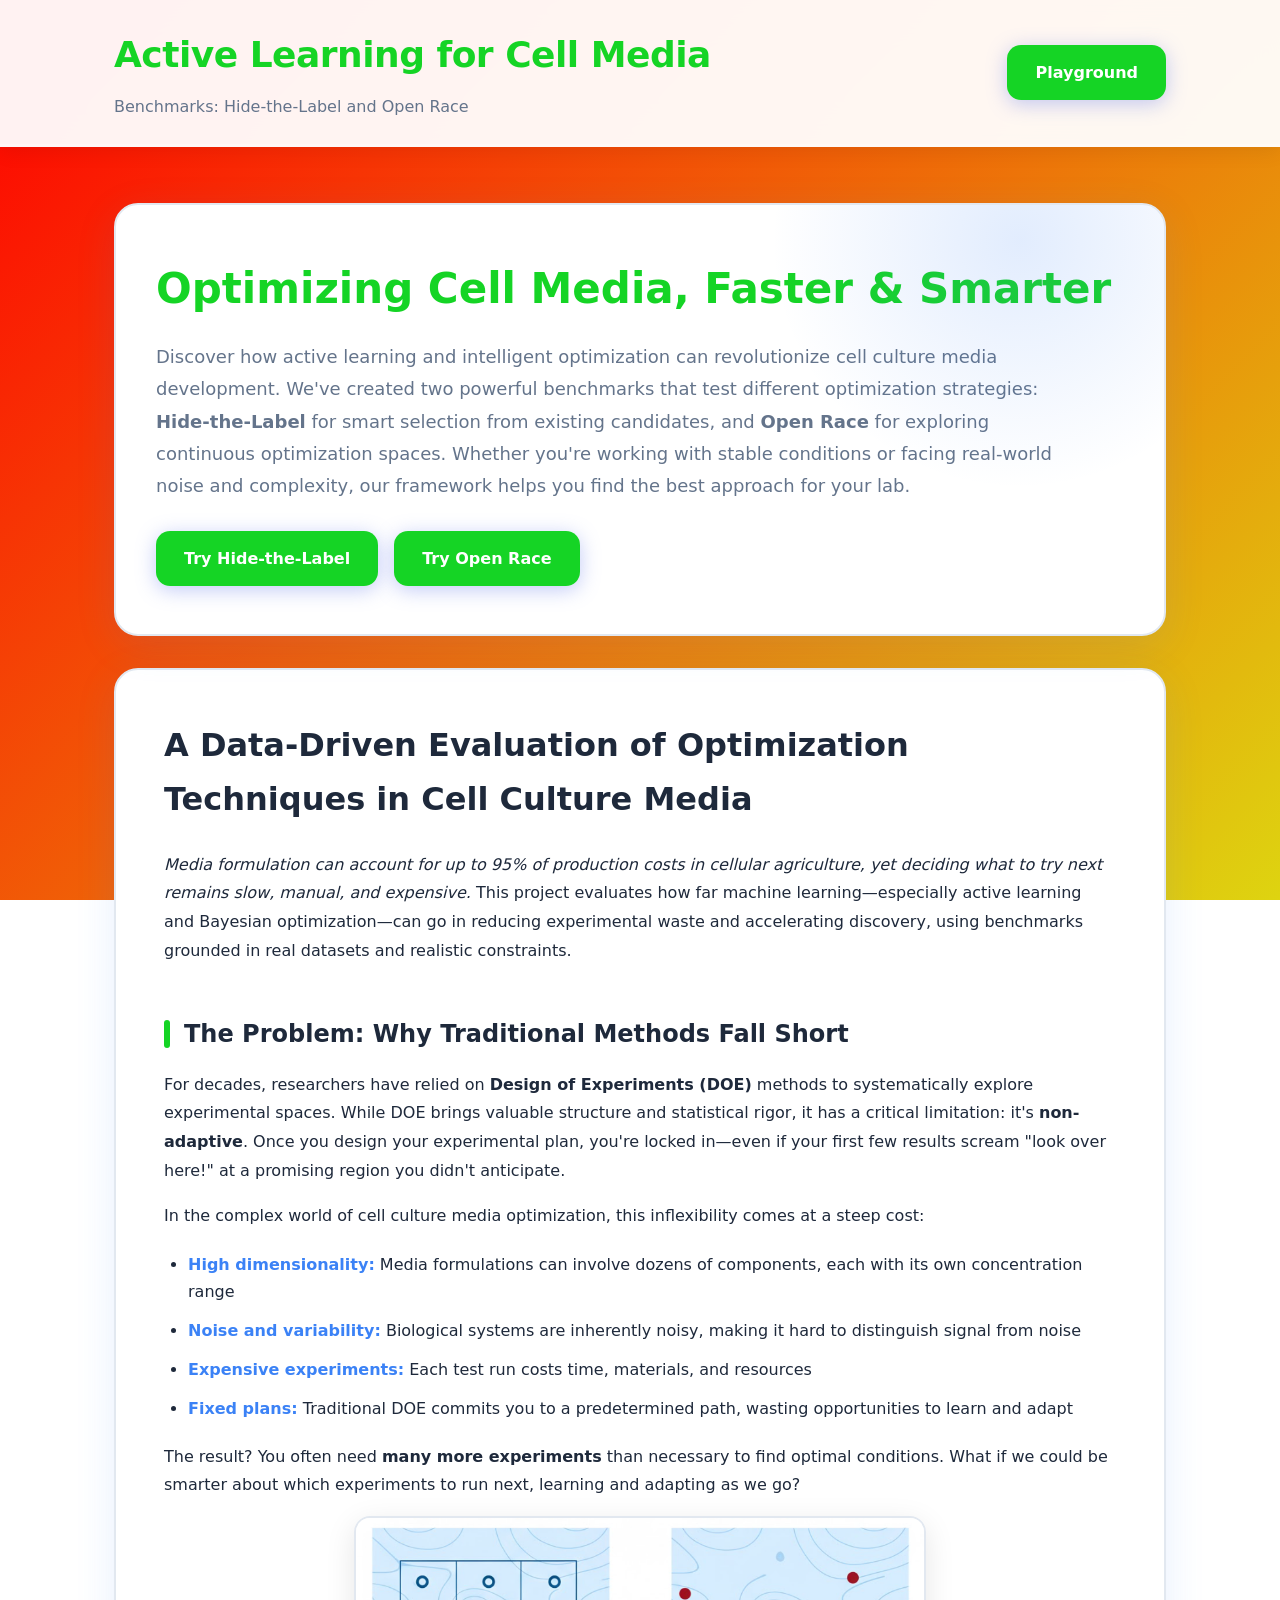
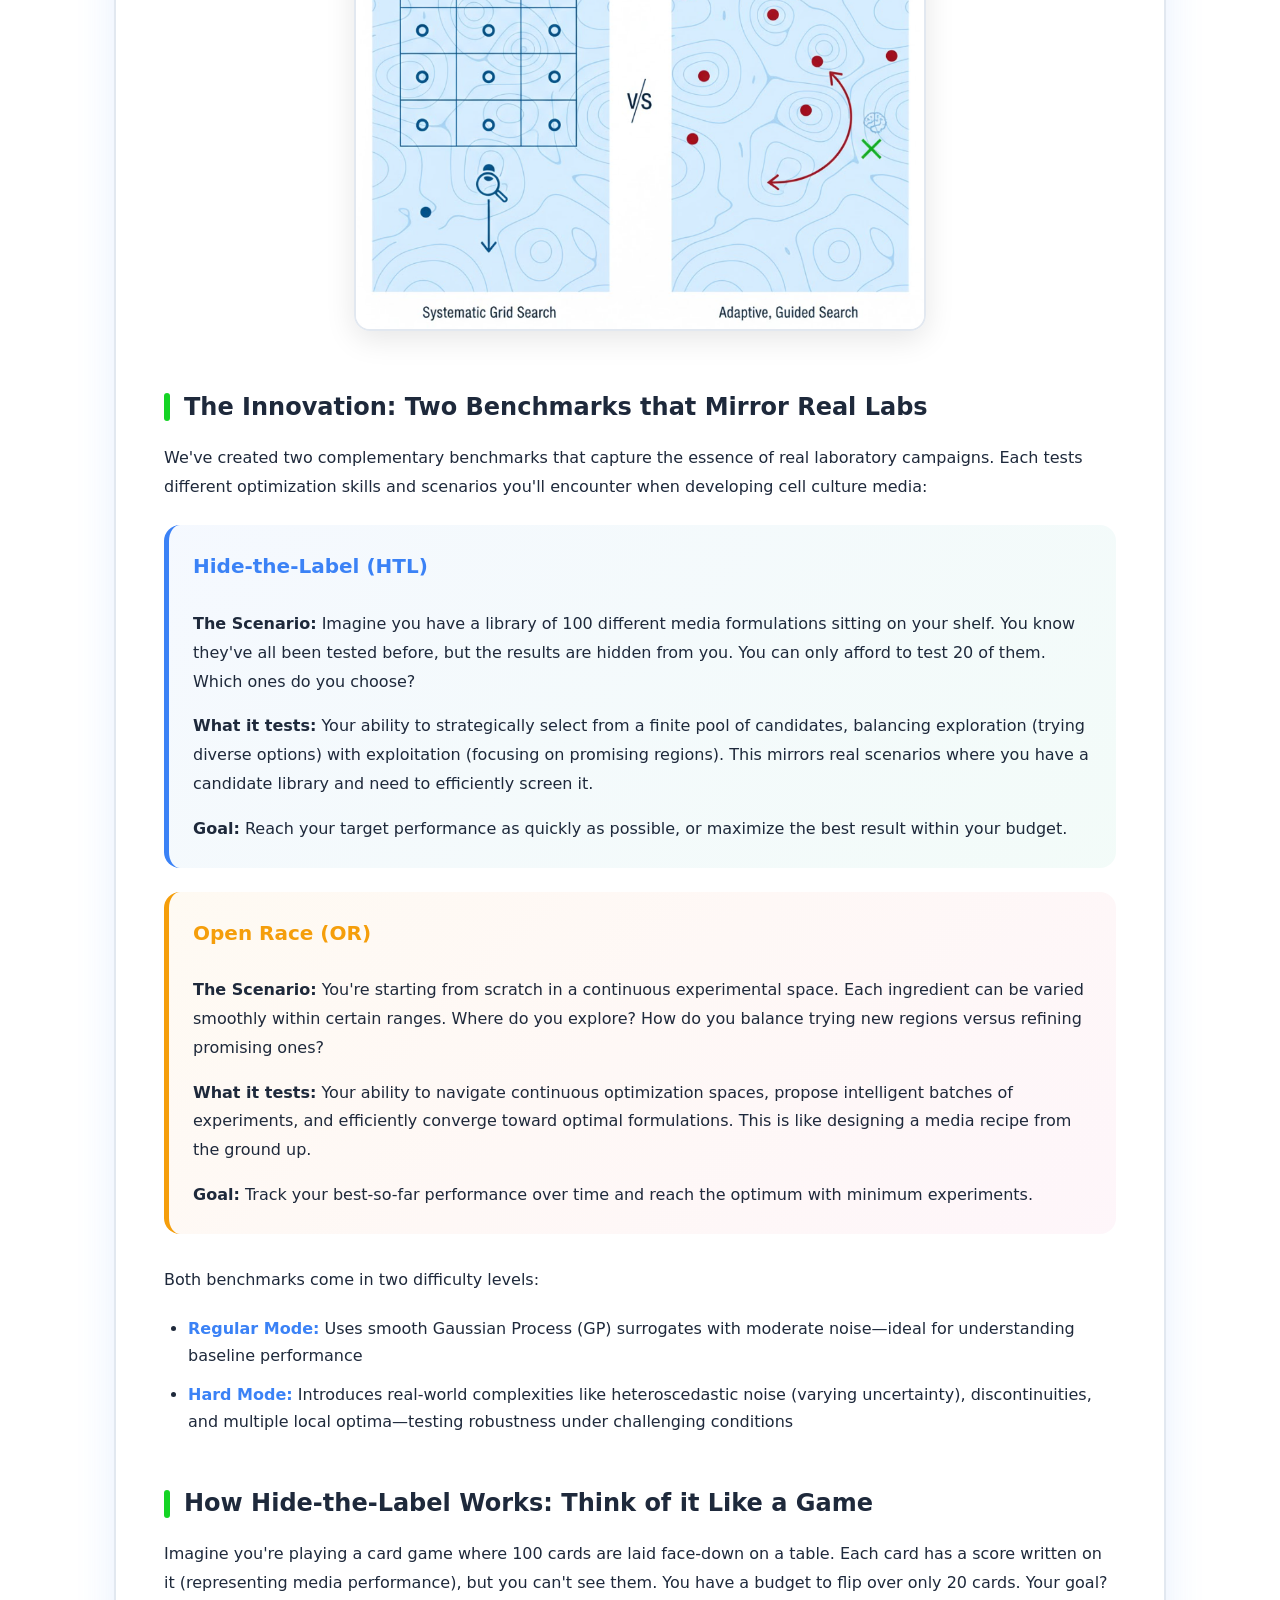
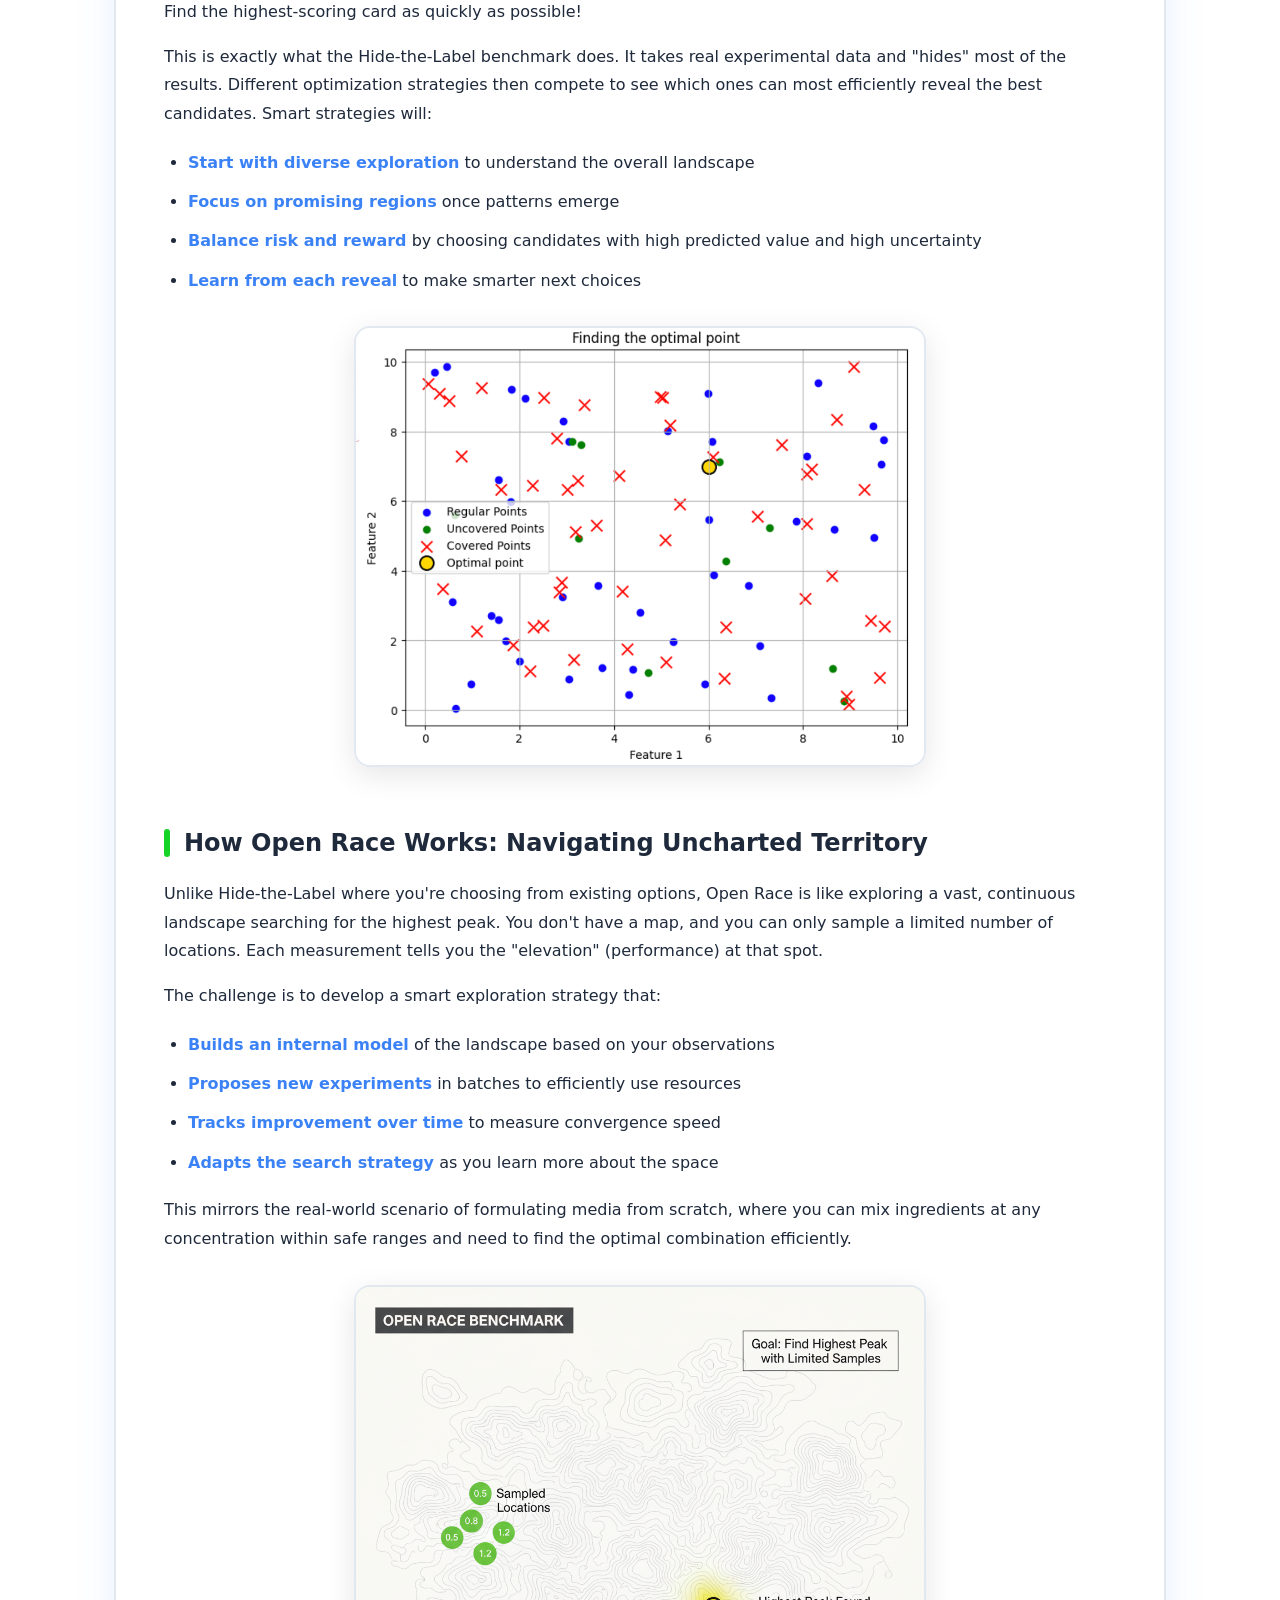
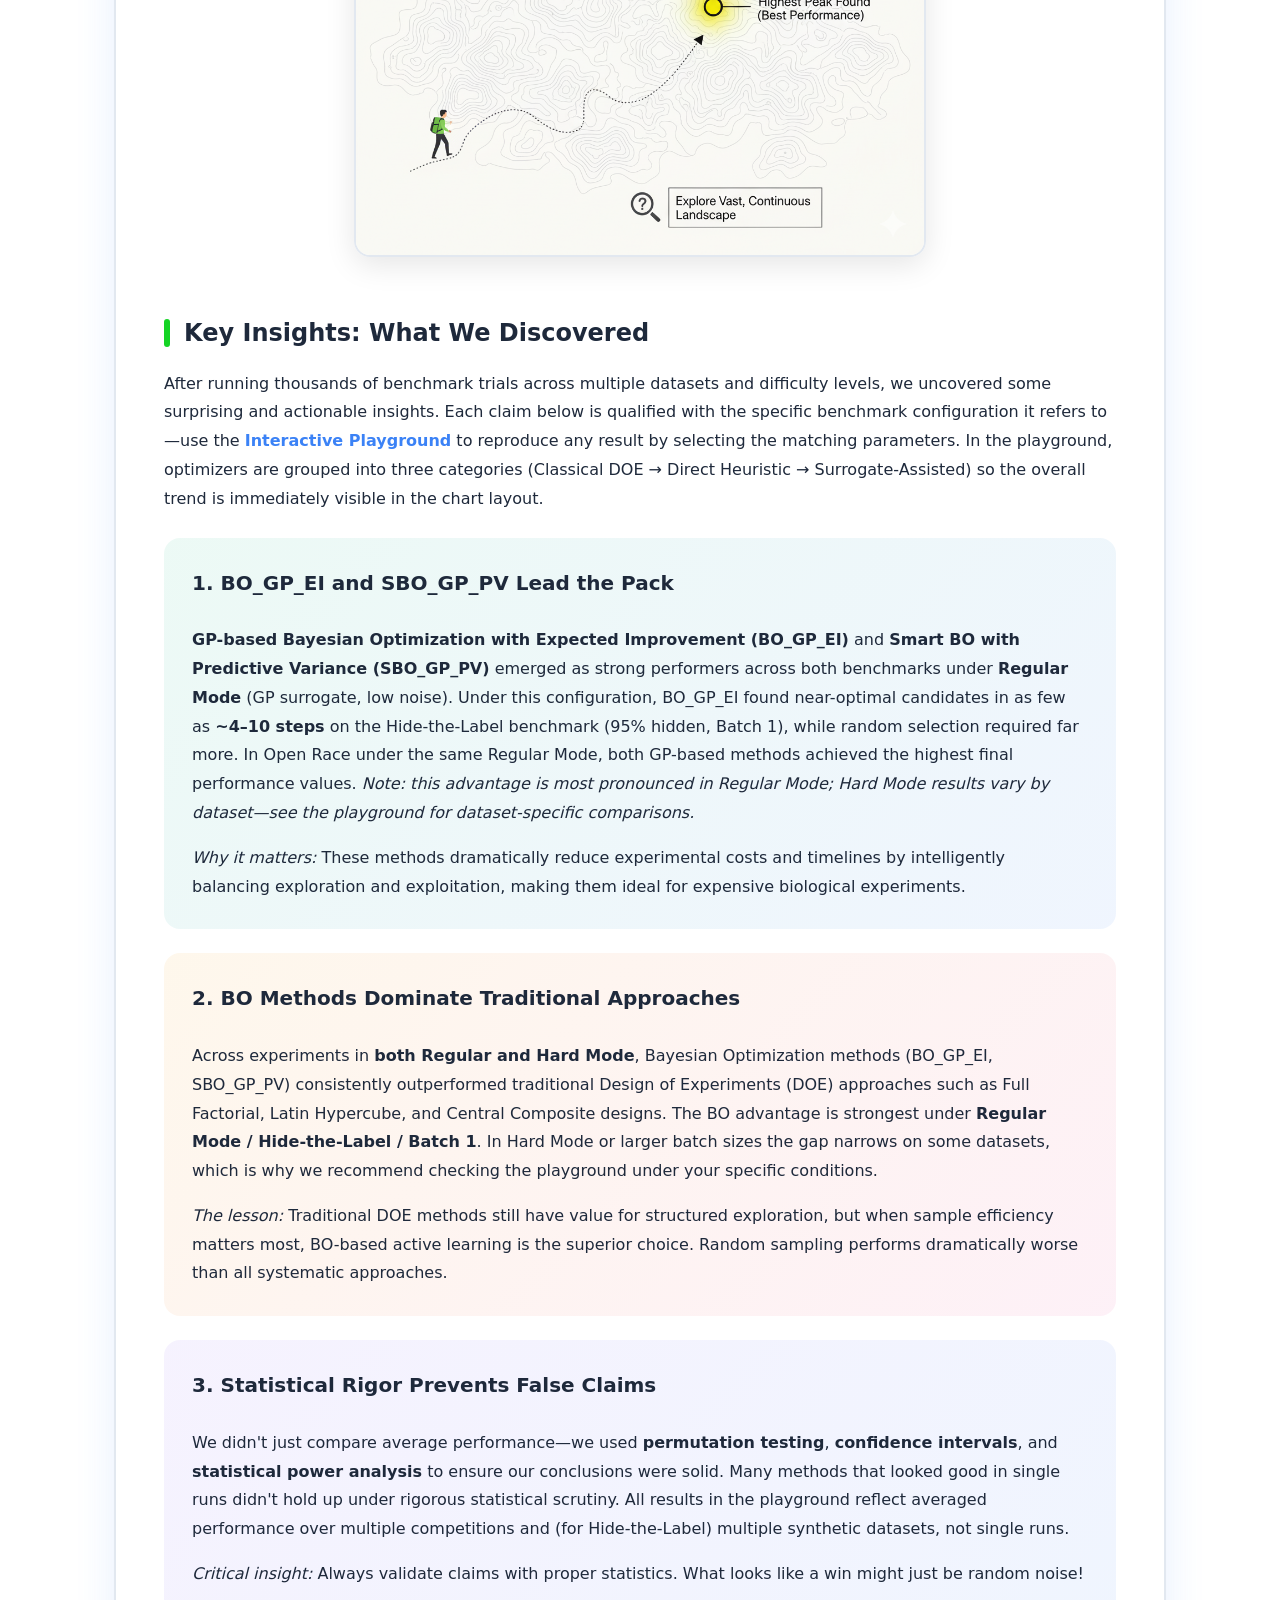
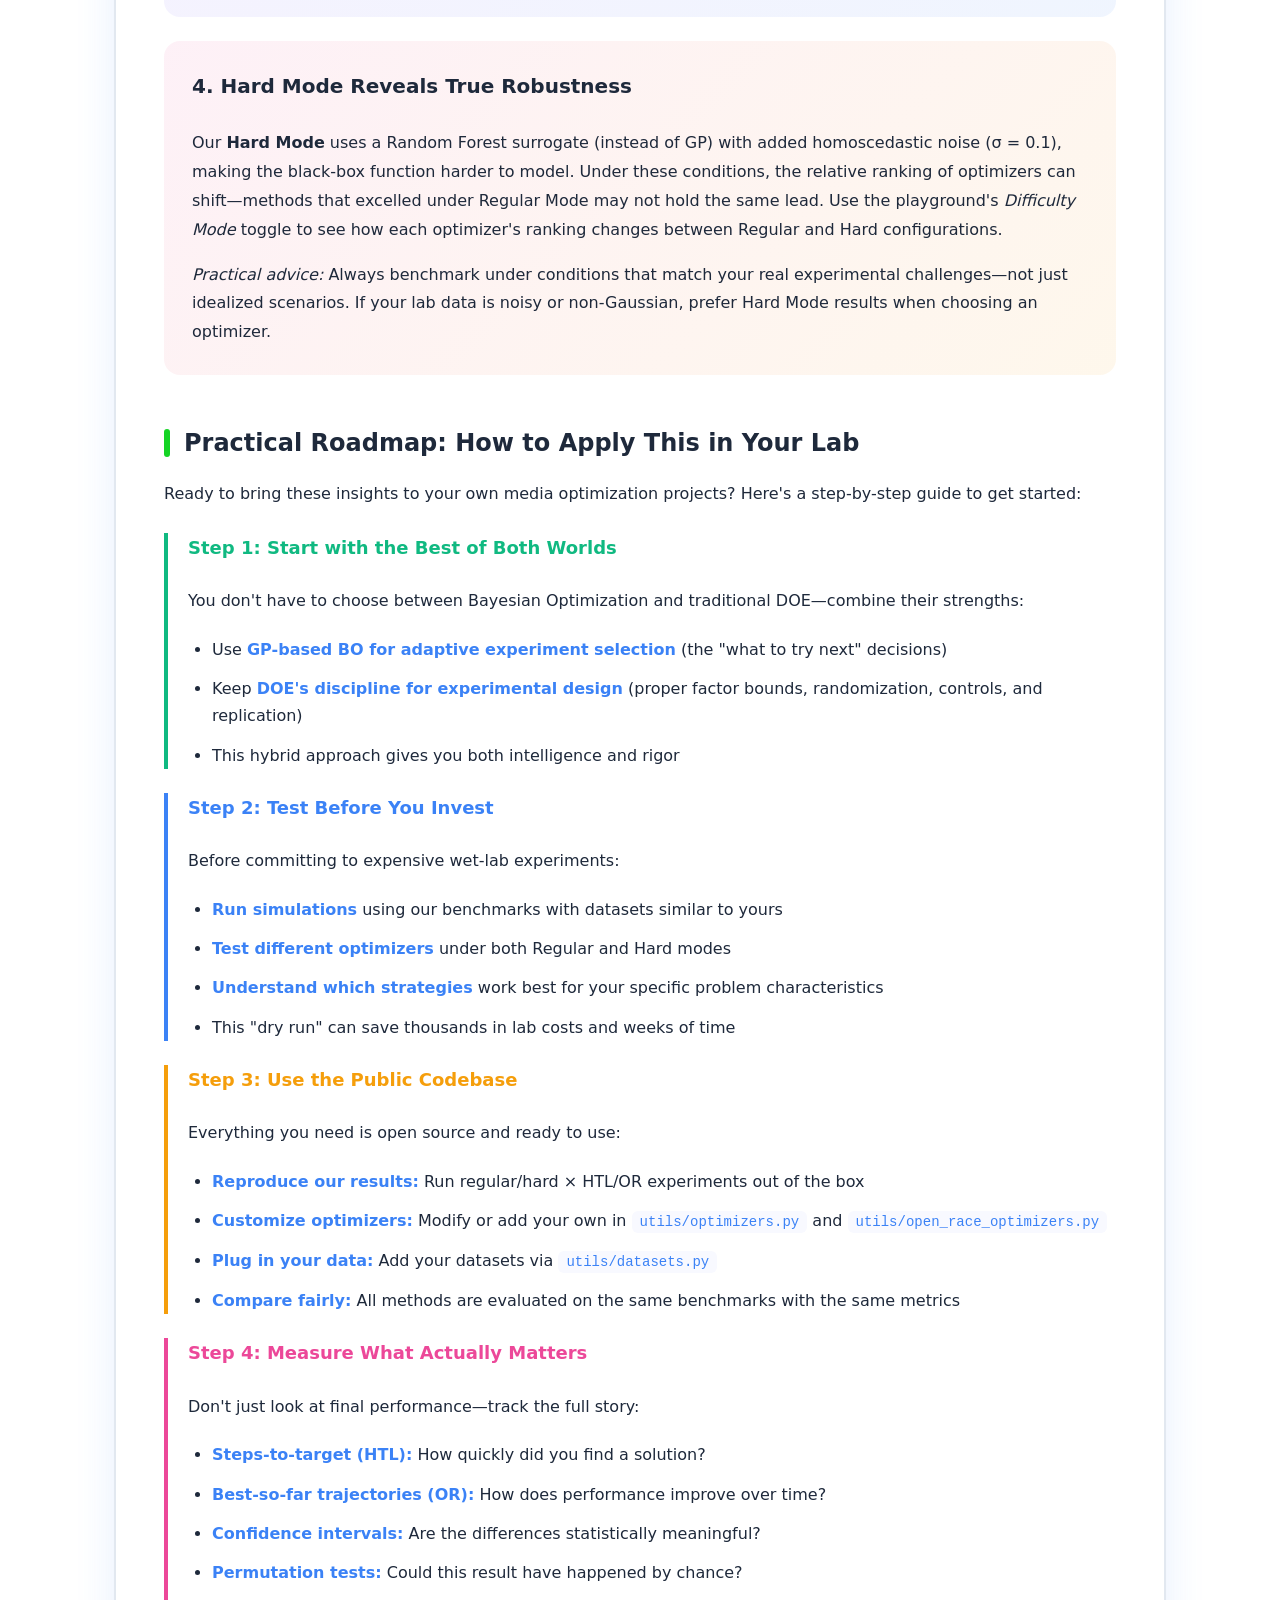
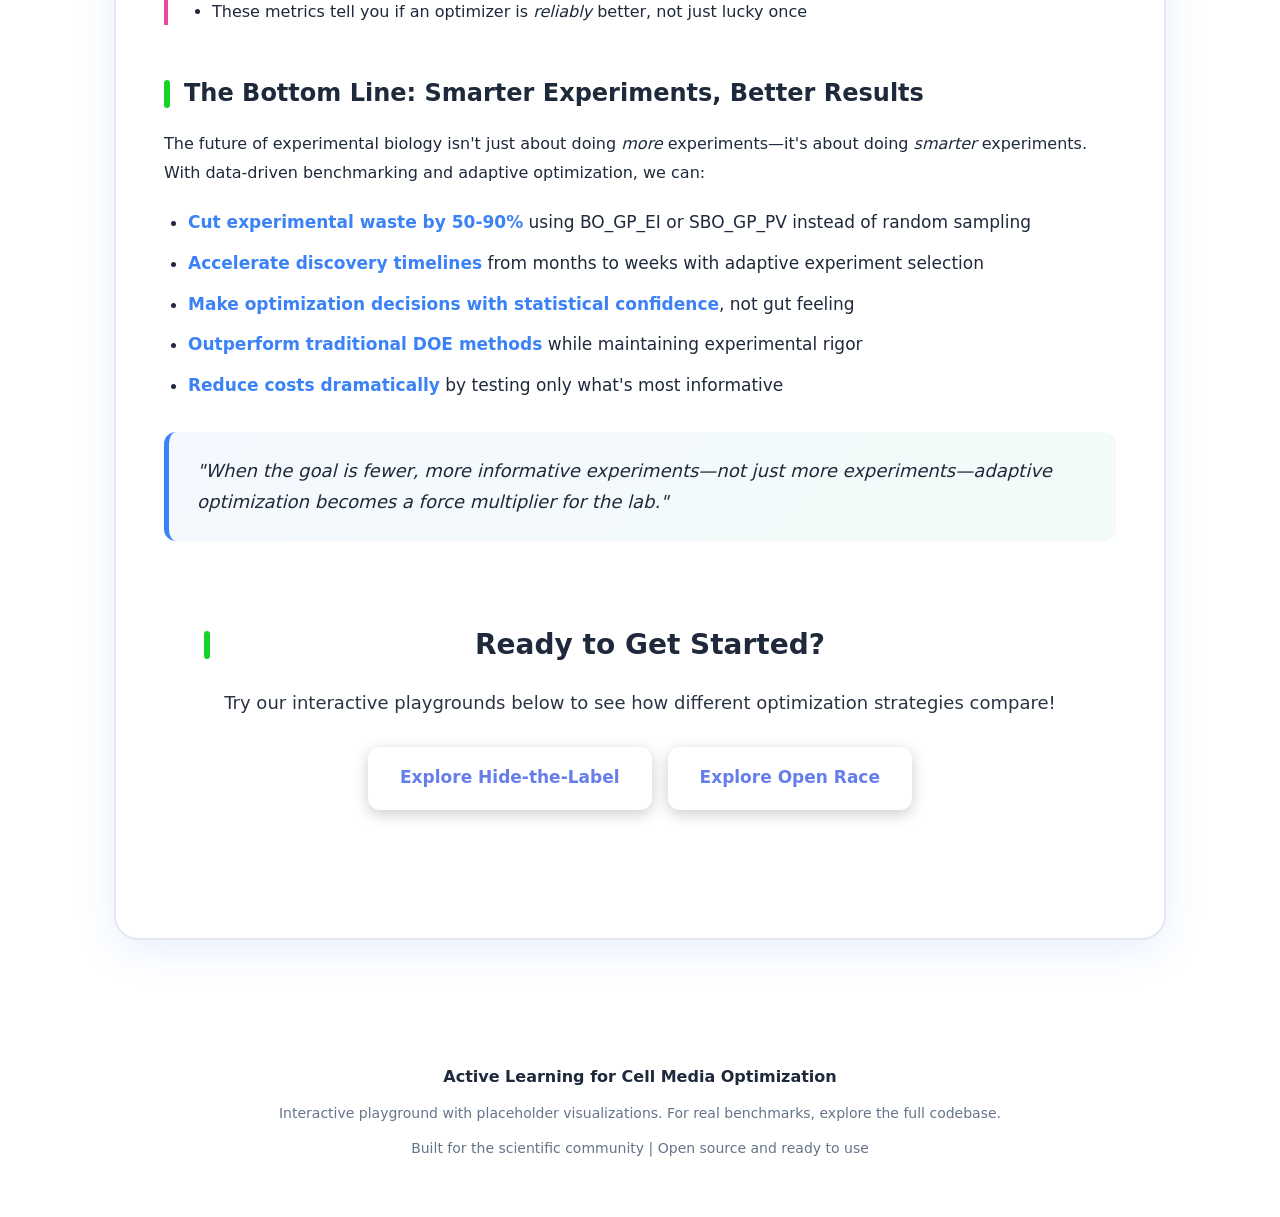
<file: landing_page/index.html>
<!doctype html>
<html lang="en">
  <head>
    <meta charset="utf-8">
    <meta name="viewport" content="width=device-width, initial-scale=1">
    <title>Smart Cell Media Optimization | Active Learning Benchmarks</title>
    <link rel="stylesheet" href="./style.css">
    <meta name="description" content="Revolutionize cell culture media optimization with intelligent active learning. Compare Bayesian Optimization vs traditional DOE. Interactive benchmarks: Hide-the-Label & Open Race. Reduce experiments by 50-80%.">
  </head>
  <body>
    <header class="site-header">
      <div class="container">
        <div style="display: flex; align-items: center; justify-content: space-between; flex-wrap: wrap; gap: 16px;">
          <div>
            <h1>Active Learning for Cell Media</h1>
            <p class="subtitle">Benchmarks: Hide‑the‑Label and Open Race</p>
          </div>
          <a href="playground.html" class="btn cta" style="margin: 0;">Playground</a>
        </div>
      </div>
    </header>

    <main class="container">
      <section class="hero" aria-labelledby="hero-title">
        <h2 id="hero-title">Optimizing Cell Media, Faster & Smarter</h2>
        <p class="lede">Discover how active learning and intelligent optimization can revolutionize cell culture media development. We've created two powerful benchmarks that test different optimization strategies: <strong>Hide-the-Label</strong> for smart selection from existing candidates, and <strong>Open Race</strong> for exploring continuous optimization spaces. Whether you're working with stable conditions or facing real-world noise and complexity, our framework helps you find the best approach for your lab.</p>
        <div class="cta-row">
          <a class="btn cta" href="playground.html?target=hide">Try Hide‑the‑Label</a>
          <a class="btn cta outline" href="playground.html?target=open">Try Open Race</a>
        </div>
      </section>

      <article class="blog" aria-label="Project overview">
        <h2>A Data‑Driven Evaluation of Optimization Techniques in Cell Culture Media</h2>

        <p><em>Media formulation can account for up to 95% of production costs in cellular agriculture, yet deciding what to try next remains slow, manual, and expensive.</em> This project evaluates how far machine learning—especially active learning and Bayesian optimization—can go in reducing experimental waste and accelerating discovery, using benchmarks grounded in real datasets and realistic constraints.</p>

        <h3>The Problem: Why Traditional Methods Fall Short</h3>
        <p>For decades, researchers have relied on <strong>Design of Experiments (DOE)</strong> methods to systematically explore experimental spaces. While DOE brings valuable structure and statistical rigor, it has a critical limitation: it's <strong>non-adaptive</strong>. Once you design your experimental plan, you're locked in—even if your first few results scream "look over here!" at a promising region you didn't anticipate.</p>
        
        <p>In the complex world of cell culture media optimization, this inflexibility comes at a steep cost:</p>
        <ul>
          <li><strong>High dimensionality:</strong> Media formulations can involve dozens of components, each with its own concentration range</li>
          <li><strong>Noise and variability:</strong> Biological systems are inherently noisy, making it hard to distinguish signal from noise</li>
          <li><strong>Expensive experiments:</strong> Each test run costs time, materials, and resources</li>
          <li><strong>Fixed plans:</strong> Traditional DOE commits you to a predetermined path, wasting opportunities to learn and adapt</li>
        </ul>
        
        <p>The result? You often need <strong>many more experiments</strong> than necessary to find optimal conditions. What if we could be smarter about which experiments to run next, learning and adapting as we go?</p>

        <div style="text-align: center;">
          <img src="Figures/DOE vs BO.png" alt="Diagram: DOE vs BO — fixed plan vs adaptive loop" class="viz-image" style="max-width: 60%; height: auto;">
        </div>

        <h3>The Innovation: Two Benchmarks that Mirror Real Labs</h3>
        <p>We've created two complementary benchmarks that capture the essence of real laboratory campaigns. Each tests different optimization skills and scenarios you'll encounter when developing cell culture media:</p>
        
        <div style="background: linear-gradient(135deg, rgba(59, 130, 246, 0.05), rgba(16, 185, 129, 0.05)); padding: 24px; border-radius: 16px; margin: 24px 0; border-left: 5px solid var(--accent);">
          <h4 style="margin-top: 0; color: var(--accent); font-size: 20px;">Hide-the-Label (HTL)</h4>
          <p style="margin-bottom: 0;"><strong>The Scenario:</strong> Imagine you have a library of 100 different media formulations sitting on your shelf. You know they've all been tested before, but the results are hidden from you. You can only afford to test 20 of them. Which ones do you choose?</p>
          <p><strong>What it tests:</strong> Your ability to strategically select from a finite pool of candidates, balancing exploration (trying diverse options) with exploitation (focusing on promising regions). This mirrors real scenarios where you have a candidate library and need to efficiently screen it.</p>
          <p style="margin-bottom: 0;"><strong>Goal:</strong> Reach your target performance as quickly as possible, or maximize the best result within your budget.</p>
        </div>
        
        <div style="background: linear-gradient(135deg, rgba(245, 158, 11, 0.05), rgba(236, 72, 153, 0.05)); padding: 24px; border-radius: 16px; margin: 24px 0; border-left: 5px solid var(--accent-3);">
          <h4 style="margin-top: 0; color: var(--accent-3); font-size: 20px;">Open Race (OR)</h4>
          <p style="margin-bottom: 0;"><strong>The Scenario:</strong> You're starting from scratch in a continuous experimental space. Each ingredient can be varied smoothly within certain ranges. Where do you explore? How do you balance trying new regions versus refining promising ones?</p>
          <p><strong>What it tests:</strong> Your ability to navigate continuous optimization spaces, propose intelligent batches of experiments, and efficiently converge toward optimal formulations. This is like designing a media recipe from the ground up.</p>
          <p style="margin-bottom: 0;"><strong>Goal:</strong> Track your best-so-far performance over time and reach the optimum with minimum experiments.</p>
        </div>

        <p style="margin-top: 32px;">Both benchmarks come in two difficulty levels:</p>
        <ul>
          <li><strong>Regular Mode:</strong> Uses smooth Gaussian Process (GP) surrogates with moderate noise—ideal for understanding baseline performance</li>
          <li><strong>Hard Mode:</strong> Introduces real-world complexities like heteroscedastic noise (varying uncertainty), discontinuities, and multiple local optima—testing robustness under challenging conditions</li>
        </ul>


        <h3>How Hide-the-Label Works: Think of it Like a Game</h3>
        <p>Imagine you're playing a card game where 100 cards are laid face-down on a table. Each card has a score written on it (representing media performance), but you can't see them. You have a budget to flip over only 20 cards. Your goal? Find the highest-scoring card as quickly as possible!</p>
        
        <p>This is exactly what the Hide-the-Label benchmark does. It takes real experimental data and "hides" most of the results. Different optimization strategies then compete to see which ones can most efficiently reveal the best candidates. Smart strategies will:</p>
        <ul>
          <li><strong>Start with diverse exploration</strong> to understand the overall landscape</li>
          <li><strong>Focus on promising regions</strong> once patterns emerge</li>
          <li><strong>Balance risk and reward</strong> by choosing candidates with high predicted value and high uncertainty</li>
          <li><strong>Learn from each reveal</strong> to make smarter next choices</li>
        </ul>
        
        <div style="text-align: center; margin: 32px 0;">
            <img src="Figures/Hide_the_Label.png" alt="Hide-the-Label game metaphor — covered labels in a candidate pool" class="viz-image" style="max-width: 60%; height: auto;">
        </div>


        <h3>How Open Race Works: Navigating Uncharted Territory</h3>
        <p>Unlike Hide-the-Label where you're choosing from existing options, Open Race is like exploring a vast, continuous landscape searching for the highest peak. You don't have a map, and you can only sample a limited number of locations. Each measurement tells you the "elevation" (performance) at that spot.</p>
        
        <p>The challenge is to develop a smart exploration strategy that:</p>
        <ul>
          <li><strong>Builds an internal model</strong> of the landscape based on your observations</li>
          <li><strong>Proposes new experiments</strong> in batches to efficiently use resources</li>
          <li><strong>Tracks improvement over time</strong> to measure convergence speed</li>
          <li><strong>Adapts the search strategy</strong> as you learn more about the space</li>
        </ul>
        
        <p>This mirrors the real-world scenario of formulating media from scratch, where you can mix ingredients at any concentration within safe ranges and need to find the optimal combination efficiently.</p>
        
        <div style="text-align: center; margin: 32px 0;">
            <img src="Figures/Open_Race.png" alt="Open Race method visualization" class="viz-image" style="max-width: 60%; height: auto;">
        </div>

        
        <h3>Key Insights: What We Discovered</h3>
        <p>After running thousands of benchmark trials across multiple datasets and difficulty levels, we uncovered some surprising and actionable insights. Each claim below is qualified with the specific benchmark configuration it refers to—use the <a href="playground.html">Interactive Playground</a> to reproduce any result by selecting the matching parameters. In the playground, optimizers are grouped into three categories (Classical DOE → Direct Heuristic → Surrogate-Assisted) so the overall trend is immediately visible in the chart layout.</p>

        <div style="background: linear-gradient(135deg, rgba(16, 185, 129, 0.08), rgba(59, 130, 246, 0.08)); padding: 28px; border-radius: 16px; margin: 24px 0;">
          <h4 style="margin-top: 0; font-size: 20px;">1. BO_GP_EI and SBO_GP_PV Lead the Pack</h4>
          <p><strong>GP-based Bayesian Optimization with Expected Improvement (BO_GP_EI)</strong> and <strong>Smart BO with Predictive Variance (SBO_GP_PV)</strong> emerged as strong performers across both benchmarks under <strong>Regular Mode</strong> (GP surrogate, low noise). Under this configuration, BO_GP_EI found near-optimal candidates in as few as <strong>~4–10 steps</strong> on the Hide-the-Label benchmark (95% hidden, Batch 1), while random selection required far more. In Open Race under the same Regular Mode, both GP-based methods achieved the highest final performance values. <em>Note: this advantage is most pronounced in Regular Mode; Hard Mode results vary by dataset—see the playground for dataset-specific comparisons.</em></p>
          <p style="margin-bottom: 0;"><em>Why it matters:</em> These methods dramatically reduce experimental costs and timelines by intelligently balancing exploration and exploitation, making them ideal for expensive biological experiments.</p>
        </div>

        <div style="background: linear-gradient(135deg, rgba(245, 158, 11, 0.08), rgba(236, 72, 153, 0.08)); padding: 28px; border-radius: 16px; margin: 24px 0;">
          <h4 style="margin-top: 0; font-size: 20px;">2. BO Methods Dominate Traditional Approaches</h4>
          <p>Across experiments in <strong>both Regular and Hard Mode</strong>, Bayesian Optimization methods (BO_GP_EI, SBO_GP_PV) consistently outperformed traditional Design of Experiments (DOE) approaches such as Full Factorial, Latin Hypercube, and Central Composite designs. The BO advantage is strongest under <strong>Regular Mode / Hide-the-Label / Batch 1</strong>. In Hard Mode or larger batch sizes the gap narrows on some datasets, which is why we recommend checking the playground under your specific conditions.</p>
          <p style="margin-bottom: 0;"><em>The lesson:</em> Traditional DOE methods still have value for structured exploration, but when sample efficiency matters most, BO-based active learning is the superior choice. Random sampling performs dramatically worse than all systematic approaches.</p>
        </div>

        <div style="background: linear-gradient(135deg, rgba(139, 92, 246, 0.08), rgba(59, 130, 246, 0.08)); padding: 28px; border-radius: 16px; margin: 24px 0;">
          <h4 style="margin-top: 0; font-size: 20px;">3. Statistical Rigor Prevents False Claims</h4>
          <p>We didn't just compare average performance—we used <strong>permutation testing</strong>, <strong>confidence intervals</strong>, and <strong>statistical power analysis</strong> to ensure our conclusions were solid. Many methods that looked good in single runs didn't hold up under rigorous statistical scrutiny. All results in the playground reflect averaged performance over multiple competitions and (for Hide-the-Label) multiple synthetic datasets, not single runs.</p>
          <p style="margin-bottom: 0;"><em>Critical insight:</em> Always validate claims with proper statistics. What looks like a win might just be random noise!</p>
        </div>

        <div style="background: linear-gradient(135deg, rgba(236, 72, 153, 0.08), rgba(245, 158, 11, 0.08)); padding: 28px; border-radius: 16px; margin: 24px 0;">
          <h4 style="margin-top: 0; font-size: 20px;">4. Hard Mode Reveals True Robustness</h4>
          <p>Our <strong>Hard Mode</strong> uses a Random Forest surrogate (instead of GP) with added homoscedastic noise (σ = 0.1), making the black-box function harder to model. Under these conditions, the relative ranking of optimizers can shift—methods that excelled under Regular Mode may not hold the same lead. Use the playground's <em>Difficulty Mode</em> toggle to see how each optimizer's ranking changes between Regular and Hard configurations.</p>
          <p style="margin-bottom: 0;"><em>Practical advice:</em> Always benchmark under conditions that match your real experimental challenges—not just idealized scenarios. If your lab data is noisy or non-Gaussian, prefer Hard Mode results when choosing an optimizer.</p>
        </div>

        <h3>Practical Roadmap: How to Apply This in Your Lab</h3>
        <p>Ready to bring these insights to your own media optimization projects? Here's a step-by-step guide to get started:</p>
        
        <div style="border-left: 4px solid var(--accent-2); padding-left: 20px; margin: 24px 0;">
          <h4 style="color: var(--accent-2); margin-top: 0;">Step 1: Start with the Best of Both Worlds</h4>
          <p>You don't have to choose between Bayesian Optimization and traditional DOE—combine their strengths:</p>
          <ul>
            <li>Use <strong>GP-based BO for adaptive experiment selection</strong> (the "what to try next" decisions)</li>
            <li>Keep <strong>DOE's discipline for experimental design</strong> (proper factor bounds, randomization, controls, and replication)</li>
            <li>This hybrid approach gives you both intelligence and rigor</li>
          </ul>
        </div>
        
        <div style="border-left: 4px solid var(--accent); padding-left: 20px; margin: 24px 0;">
          <h4 style="color: var(--accent); margin-top: 0;">Step 2: Test Before You Invest</h4>
          <p>Before committing to expensive wet-lab experiments:</p>
          <ul>
            <li><strong>Run simulations</strong> using our benchmarks with datasets similar to yours</li>
            <li><strong>Test different optimizers</strong> under both Regular and Hard modes</li>
            <li><strong>Understand which strategies</strong> work best for your specific problem characteristics</li>
            <li>This "dry run" can save thousands in lab costs and weeks of time</li>
          </ul>
        </div>
        
        <div style="border-left: 4px solid var(--accent-3); padding-left: 20px; margin: 24px 0;">
          <h4 style="color: var(--accent-3); margin-top: 0;">Step 3: Use the Public Codebase</h4>
          <p>Everything you need is open source and ready to use:</p>
          <ul>
            <li><strong>Reproduce our results:</strong> Run regular/hard × HTL/OR experiments out of the box</li>
            <li><strong>Customize optimizers:</strong> Modify or add your own in <code>utils/optimizers.py</code> and <code>utils/open_race_optimizers.py</code></li>
            <li><strong>Plug in your data:</strong> Add your datasets via <code>utils/datasets.py</code></li>
            <li><strong>Compare fairly:</strong> All methods are evaluated on the same benchmarks with the same metrics</li>
          </ul>
        </div>
        
        <div style="border-left: 4px solid var(--accent-4); padding-left: 20px; margin: 24px 0;">
          <h4 style="color: var(--accent-4); margin-top: 0;">Step 4: Measure What Actually Matters</h4>
          <p>Don't just look at final performance—track the full story:</p>
          <ul>
            <li><strong>Steps-to-target (HTL):</strong> How quickly did you find a solution?</li>
            <li><strong>Best-so-far trajectories (OR):</strong> How does performance improve over time?</li>
            <li><strong>Confidence intervals:</strong> Are the differences statistically meaningful?</li>
            <li><strong>Permutation tests:</strong> Could this result have happened by chance?</li>
            <li>These metrics tell you if an optimizer is <em>reliably</em> better, not just lucky once</li>
          </ul>
        </div>

        <h3>The Bottom Line: Smarter Experiments, Better Results</h3>
        <p>The future of experimental biology isn't just about doing <em>more</em> experiments—it's about doing <em>smarter</em> experiments. With data-driven benchmarking and adaptive optimization, we can:</p>
        
        <ul style="font-size: 17px; line-height: 1.9;">
          <li><strong>Cut experimental waste by 50-90%</strong> using BO_GP_EI or SBO_GP_PV instead of random sampling</li>
          <li><strong>Accelerate discovery timelines</strong> from months to weeks with adaptive experiment selection</li>
          <li><strong>Make optimization decisions with statistical confidence</strong>, not gut feeling</li>
          <li><strong>Outperform traditional DOE methods</strong> while maintaining experimental rigor</li>
          <li><strong>Reduce costs dramatically</strong> by testing only what's most informative</li>
        </ul>

        <blockquote>
          "When the goal is fewer, more informative experiments—not just more experiments—adaptive optimization becomes a force multiplier for the lab."
        </blockquote>

        <div style="background: linear-gradient(135deg, var(--gradient-1)); color: white; padding: 40px; border-radius: 20px; margin: 40px 0; text-align: center;">
          <h3 style="margin-top: 0; font-size: 28px;">Ready to Get Started?</h3>
          <p style="font-size: 18px; margin-bottom: 28px; opacity: 0.95;">Try our interactive playgrounds below to see how different optimization strategies compare!</p>
          <div style="display: flex; gap: 16px; justify-content: center; flex-wrap: wrap;">
            <a href="playground.html?target=hide" style="display: inline-block; padding: 16px 32px; background: white; color: #667eea; border-radius: 12px; text-decoration: none; font-weight: 700; font-size: 17px; box-shadow: 0 4px 15px rgba(0,0,0,0.2); transition: transform 0.2s;">
              Explore Hide-the-Label
            </a>
            <a href="playground.html?target=open" style="display: inline-block; padding: 16px 32px; background: white; color: #667eea; border-radius: 12px; text-decoration: none; font-weight: 700; font-size: 17px; box-shadow: 0 4px 15px rgba(0,0,0,0.2); transition: transform 0.2s;">
              Explore Open Race
            </a>
          </div>
        </div>
      </article>
    </main>

    <footer class="site-footer">
      <div class="container" style="text-align: center;">
        <p style="margin: 0 0 12px; font-size: 16px; font-weight: 600; color: var(--text);">Active Learning for Cell Media Optimization</p>
        <small style="display: block; margin-bottom: 8px;">Interactive playground with placeholder visualizations. For real benchmarks, explore the full codebase.</small>
        <small>Built for the scientific community | Open source and ready to use</small>
      </div>
    </footer>

  </body>
  </html>
</file>
<file: landing_page/style.css>
:root {
  --bg: #f8f9ff;
  --card: #ffffff;
  --muted: #64748b;
  --text: #1e293b;
  --accent: #3b82f6;
  --accent-2: #10b981;
  --accent-3: #f59e0b;
  --accent-4: #ec4899;
  --border: #e2e8f0;
  --shadow: 0 4px 20px rgba(59, 130, 246, 0.08);
  --shadow-lg: 0 10px 40px rgba(59, 130, 246, 0.12);
  --gradient-1: linear-gradient(135deg, #15d425 0%, #15d425 100%);
  --gradient-2: linear-gradient(135deg, #f093fb 0%, #f5576c 100%);
  --gradient-3: linear-gradient(135deg, #4facfe 0%, #00f2fe 100%);
  --gradient-4: linear-gradient(135deg, #43e97b 0%, #38f9d7 100%);
}

* { box-sizing: border-box; }
html, body { height: 100%; }
html {
  scroll-behavior: smooth;
}
body {
  margin: 0;
  font-family: 'Inter', system-ui, -apple-system, Segoe UI, Roboto, Ubuntu, Cantarell, Noto Sans, "Helvetica Neue", Arial, "Apple Color Emoji", "Segoe UI Emoji";
  background: linear-gradient(135deg, #f00 0%, rgb(222, 212, 16) 100%);
  background-attachment: fixed;
  color: var(--text);
  line-height: 1.7;
}

.container {
  width: 100%;
  max-width: 1100px;
  margin: 0 auto;
  padding: 24px;
}

.hero {
  margin-top: 32px;
  background: var(--card);
  border: 2px solid var(--border);
  border-radius: 24px;
  padding: 48px 40px;
  box-shadow: var(--shadow-lg);
  position: relative;
  overflow: hidden;
}
.hero::before {
  content: '';
  position: absolute;
  top: -50%;
  right: -10%;
  width: 500px;
  height: 500px;
  background: radial-gradient(circle, rgba(59, 130, 246, 0.15) 0%, transparent 70%);
  pointer-events: none;
}
.hero h2 {
  margin: 0 0 16px;
  font-size: 42px;
  font-weight: 800;
  background: var(--gradient-1);
  -webkit-background-clip: text;
  -webkit-text-fill-color: transparent;
  background-clip: text;
}
.hero .lede {
  margin: 0 0 28px;
  color: var(--muted);
  line-height: 1.8;
  font-size: 18px;
  max-width: 900px;
}
.cta-row {
  display: flex;
  gap: 16px;
  flex-wrap: wrap;
}

.site-header {
  border-bottom: 3px solid rgba(255, 255, 255, 0.3);
  backdrop-filter: blur(20px);
  background: rgba(255, 255, 255, 0.95);
  box-shadow: 0 4px 20px rgba(0, 0, 0, 0.08);
  position: sticky;
  top: 0;
  z-index: 100;
}
.site-header h1 {
  margin: 0 0 8px;
  font-size: 36px;
  font-weight: 900;
  letter-spacing: -0.5px;
  background: var(--gradient-1);
  -webkit-background-clip: text;
  -webkit-text-fill-color: transparent;
  background-clip: text;
}
.subtitle {
  margin: 0;
  color: var(--muted);
  font-size: 16px;
  font-weight: 500;
}

.controls {
  margin-top: 32px;
  background: var(--card);
  border: 2px solid var(--border);
  border-radius: 20px;
  padding: 32px;
  box-shadow: var(--shadow-lg);
  display: grid;
  gap: 24px;
}

.control-row {
  display: grid;
  grid-template-columns: repeat(auto-fit, minmax(220px, 1fr));
  gap: 16px;
}

.control-group {
  display: flex;
  flex-direction: column;
  gap: 8px;
}

.control-label {
  font-size: 15px;
  font-weight: 600;
  color: var(--text);
}

.control-input, select, input[type="number"] {
  background: var(--bg);
  color: var(--text);
  border: 2px solid var(--border);
  border-radius: 12px;
  padding: 12px 16px;
  outline: none;
  font-size: 15px;
  transition: all 0.2s ease;
}
.control-input:focus, select:focus, input[type="number"]:focus {
  border-color: var(--accent);
  box-shadow: 0 0 0 4px rgba(59, 130, 246, 0.1);
  background: #ffffff;
}

.optimizers-list {
  display: grid;
  grid-template-columns: repeat(auto-fit, minmax(200px, 1fr));
  gap: 12px;
  padding: 8px 4px;
}

.opt-item {
  display: flex;
  align-items: center;
  gap: 10px;
  padding: 12px 14px;
  border: 2px solid var(--border);
  border-radius: 12px;
  background: var(--bg);
  cursor: pointer;
  transition: all 0.2s ease;
  min-width: 0;
}
.opt-item:hover {
  border-color: var(--accent);
  background: #ffffff;
  transform: translateY(-1px);
  box-shadow: 0 4px 12px rgba(59, 130, 246, 0.1);
}

.opt-item input[type="checkbox"] {
  accent-color: var(--accent);
  width: 18px;
  height: 18px;
  cursor: pointer;
}
.opt-item span {
  font-weight: 500;
  overflow-wrap: break-word;
  word-break: break-word;
  min-width: 0;
}

.actions {
  display: flex;
  gap: 10px;
}

.btn {
  padding: 14px 28px;
  border-radius: 14px;
  border: 2px solid var(--border);
  color: var(--text);
  background: var(--bg);
  cursor: pointer;
  font-size: 16px;
  font-weight: 600;
  transition: all 0.2s ease;
  text-decoration: none;
  display: inline-block;
}
.btn:hover {
  transform: translateY(-2px);
  box-shadow: 0 8px 20px rgba(0, 0, 0, 0.1);
}
.btn.primary {
  background: var(--gradient-3);
  border: none;
  color: #ffffff;
  font-weight: 700;
  box-shadow: 0 4px 20px rgba(79, 172, 254, 0.4);
}
.btn.primary:hover {
  box-shadow: 0 8px 30px rgba(79, 172, 254, 0.5);
}
.btn.cta { 
  background: var(--gradient-1);
  color: #ffffff;
  border: none;
  font-weight: 700;
  box-shadow: 0 4px 20px rgba(102, 126, 234, 0.4);
}
.btn.cta:hover {
  box-shadow: 0 8px 30px rgba(102, 126, 234, 0.5);
}
.btn.outline {
  background: var(--gradient-1);
  border: none;
  color: #ffffff;
  font-weight: 700;
  box-shadow: 0 4px 20px rgba(102, 126, 234, 0.4);
}
.btn.outline:hover { 
  box-shadow: 0 8px 30px rgba(102, 126, 234, 0.5);
  color: #ffffff;
}
.btn.subtle {
  background: var(--bg);
  border: 2px solid var(--border);
}
.btn.subtle:hover {
  border-color: var(--accent);
  background: #ffffff;
}

.blog {
  margin-top: 32px;
  background: var(--card);
  border: 2px solid var(--border);
  border-radius: 24px;
  padding: 48px;
  box-shadow: var(--shadow-lg);
}
.blog h2 {
  margin-top: 0;
  margin-bottom: 24px;
  font-size: 32px;
  font-weight: 800;
  color: var(--text);
}
.blog h3 {
  margin-top: 48px;
  margin-bottom: 16px;
  font-size: 24px;
  font-weight: 700;
  color: var(--text);
  position: relative;
  padding-left: 20px;
}
.blog h3::before {
  content: '';
  position: absolute;
  left: 0;
  top: 50%;
  transform: translateY(-50%);
  width: 6px;
  height: 28px;
  background: var(--gradient-1);
  border-radius: 3px;
}
.blog p {
  color: var(--text);
  line-height: 1.8;
  font-size: 16px;
  margin-bottom: 16px;
}
.blog ul {
  padding-left: 24px;
  margin: 20px 0;
}
.blog li {
  margin: 12px 0;
  color: var(--text);
  line-height: 1.7;
}
.blog li strong {
  color: var(--accent);
}
.blog a { 
  color: var(--accent); 
  text-decoration: none; 
  font-weight: 600;
  border-bottom: 2px solid transparent;
  transition: border-color 0.2s ease;
}
.blog a:hover { 
  border-bottom-color: var(--accent);
}

blockquote {
  margin: 32px 0;
  padding: 24px 28px;
  border-left: 5px solid var(--accent);
  background: linear-gradient(135deg, rgba(59, 130, 246, 0.05), rgba(16, 185, 129, 0.05));
  color: var(--text);
  border-radius: 12px;
  font-style: italic;
  font-size: 18px;
  line-height: 1.7;
}

.viz-placeholder {
  margin: 32px 0;
  padding: 40px 24px;
  border: 3px dashed var(--border);
  border-radius: 16px;
  color: var(--muted);
  background: var(--bg);
  text-align: center;
  font-size: 15px;
}

.chart-card {
  margin-top: 32px;
  margin-bottom: 40px;
  background: var(--card);
  border: 2px solid var(--border);
  border-radius: 24px;
  padding: 32px;
  box-shadow: var(--shadow-lg);
}
.chart-header {
  display: flex;
  align-items: baseline;
  justify-content: space-between;
  gap: 16px;
  margin-bottom: 24px;
}
.chart-header h2 {
  margin: 0;
  font-size: 24px;
  font-weight: 700;
  color: var(--text);
}
.chart-note { 
  color: var(--muted); 
  margin: 0; 
  font-size: 14px;
}

.site-footer {
  margin-top: 40px;
  padding: 32px 0;
  border-top: 3px solid rgba(255, 255, 255, 0.3);
  background: rgba(255, 255, 255, 0.95);
  backdrop-filter: blur(20px);
}
.site-footer small { 
  color: var(--muted); 
  font-size: 14px;
}

canvas { width: 100% !important; height: auto !important; }

.viz-image {
  border-radius: 16px;
  box-shadow: 0 8px 30px rgba(0, 0, 0, 0.1);
  border: 2px solid var(--border);
}

code {
  background: var(--bg);
  color: var(--accent);
  padding: 3px 8px;
  border-radius: 6px;
  font-family: 'Monaco', 'Courier New', monospace;
  font-size: 14px;
}

/* ── Optimizer category headers (comment 2.1) ─────────────────────────────── */

.opt-category-header {
  grid-column: 1 / -1;
  display: flex;
  align-items: center;
  gap: 10px;
  padding: 10px 4px 6px;
  border-bottom: 1px solid var(--border);
  margin-top: 8px;
}

.opt-category-header:first-child {
  margin-top: 0;
}

.opt-category-dot {
  display: inline-block;
  width: 10px;
  height: 10px;
  border-radius: 50%;
  flex-shrink: 0;
}

.opt-category-name {
  font-size: 13px;
  font-weight: 700;
  color: var(--text);
  letter-spacing: 0.2px;
}

.opt-category-desc {
  font-size: 12px;
  color: var(--muted);
  font-style: italic;
}

.opt-color-dot {
  display: inline-block;
  width: 8px;
  height: 8px;
  border-radius: 50%;
  flex-shrink: 0;
}

.opt-item:hover {
  border-color: var(--opt-color, var(--accent));
}

.opt-item input[type="checkbox"]:checked ~ span {
  font-weight: 600;
}

/* ── Configuration badge (comment 3.3) ───────────────────────────────────── */

.config-badge {
  margin-top: 20px;
  padding: 18px 22px;
  background: linear-gradient(135deg, rgba(59, 130, 246, 0.04), rgba(16, 185, 129, 0.04));
  border: 1.5px solid var(--border);
  border-radius: 14px;
  font-size: 13px;
}

.config-badge-title {
  font-size: 12px;
  font-weight: 700;
  text-transform: uppercase;
  letter-spacing: 0.8px;
  color: var(--muted);
  margin-bottom: 12px;
}

.config-badge-grid {
  display: grid;
  grid-template-columns: repeat(auto-fit, minmax(180px, 1fr));
  gap: 10px 24px;
}

.config-badge-full {
  grid-column: 1 / -1;
}

.config-badge-item {
  display: flex;
  flex-direction: column;
  gap: 2px;
}

.config-badge-label {
  font-size: 11px;
  font-weight: 600;
  text-transform: uppercase;
  letter-spacing: 0.5px;
  color: var(--muted);
}

.config-badge-value {
  font-size: 13px;
  font-weight: 500;
  color: var(--text);
}

.config-mode-hard {
  color: #ef4444;
  font-weight: 700;
}

.config-mode-regular {
  color: #3b82f6;
  font-weight: 700;
}

/* Additional fun styling */
strong {
  font-weight: 700;
}

h4 {
  font-weight: 700;
  font-size: 18px;
}

/* Smooth animations */
@keyframes fadeIn {
  from {
    opacity: 0;
    transform: translateY(20px);
  }
  to {
    opacity: 1;
    transform: translateY(0);
  }
}

.hero, .blog, .controls, .chart-card {
  animation: fadeIn 0.6s ease-out;
}

/* Link hover effects in CTA boxes */
.blog a[href^="#"] {
  transition: all 0.2s ease;
}

.blog a[href^="#"]:hover {
  transform: translateY(-1px);
}

/* Responsive adjustments */
@media (max-width: 768px) {
  .hero h2 {
    font-size: 32px;
  }
  
  .hero {
    padding: 32px 24px;
  }
  
  .blog {
    padding: 32px 24px;
  }
  
  .controls {
    padding: 24px;
  }
  
  .site-header h1 {
    font-size: 28px;
  }
  
  .cta-row {
    flex-direction: column;
  }
  
  .btn {
    width: 100%;
    text-align: center;
  }
}
</file>
